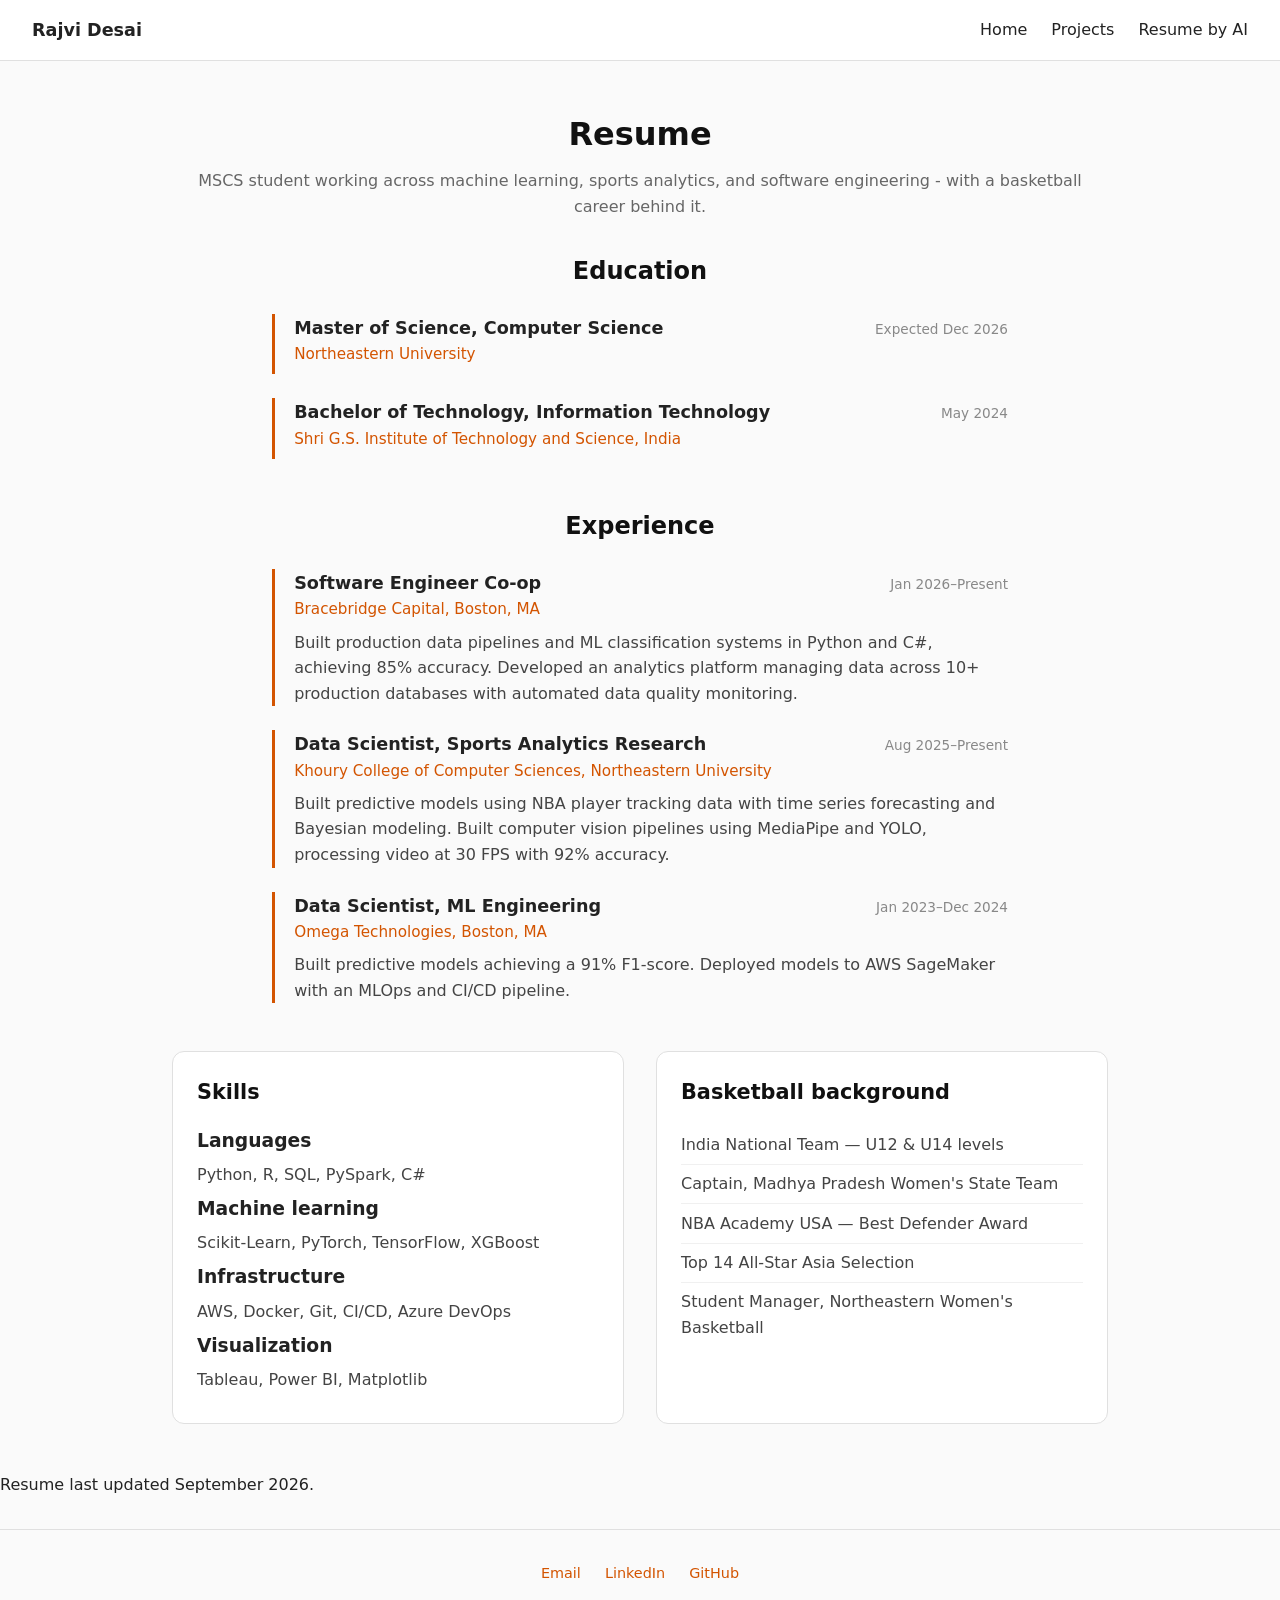
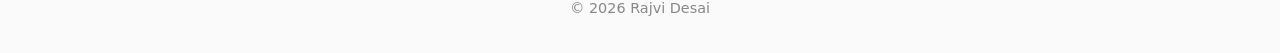
<file: ai-generated.html>
<!doctype html>
<html lang="en">
  <head>
    <meta charset="UTF-8" />
    <meta name="viewport" content="width=device-width, initial-scale=1.0" />
    <meta name="author" content="Rajvi Desai" />
    <meta
      name="description"
      content="Resume and background of Rajvi Desai - education, experience, skills, and basketball."
    />
    <link rel="icon" type="image/png" href="images/icon.png" />
    <title>Resume - Rajvi Desai</title>
    <link rel="stylesheet" href="css/main.css" />
  </head>
  <body>
    <header>
      <nav class="navbar" aria-label="Site navigation">
        <a class="nav-brand" href="index.html">Rajvi Desai</a>
        <ul class="nav-links">
          <li><a href="index.html">Home</a></li>
          <li><a href="projects.html">Projects</a></li>
          <li><a href="ai-generated.html">Resume by AI</a></li>
        </ul>
      </nav>
    </header>

    <main>
      <section class="page-heading">
        <h1>Resume</h1>
        <p>
          MSCS student working across machine learning, sports analytics, and
          software engineering - with a basketball career behind it.
        </p>
      </section>

      <section class="experience-section">
        <h2 class="section-heading">Education</h2>
        <div class="experience-list">
          <article class="experience-item">
            <div class="experience-header">
              <h3>Master of Science, Computer Science</h3>
              <span class="experience-date">Expected Dec 2026</span>
            </div>
            <p class="experience-org">Northeastern University</p>
          </article>

          <article class="experience-item">
            <div class="experience-header">
              <h3>Bachelor of Technology, Information Technology</h3>
              <span class="experience-date">May 2024</span>
            </div>
            <p class="experience-org">
              Shri G.S. Institute of Technology and Science, India
            </p>
          </article>
        </div>
      </section>

      <section class="experience-section">
        <h2 class="section-heading">Experience</h2>
        <div class="experience-list">
          <article class="experience-item">
            <div class="experience-header">
              <h3>Software Engineer Co-op</h3>
              <span class="experience-date">Jan 2026&ndash;Present</span>
            </div>
            <p class="experience-org">Bracebridge Capital, Boston, MA</p>
            <p>
              Built production data pipelines and ML classification systems in
              Python and C#, achieving 85% accuracy. Developed an analytics
              platform managing data across 10+ production databases with
              automated data quality monitoring.
            </p>
          </article>

          <article class="experience-item">
            <div class="experience-header">
              <h3>Data Scientist, Sports Analytics Research</h3>
              <span class="experience-date">Aug 2025&ndash;Present</span>
            </div>
            <p class="experience-org">
              Khoury College of Computer Sciences, Northeastern University
            </p>
            <p>
              Built predictive models using NBA player tracking data with time
              series forecasting and Bayesian modeling. Built computer vision
              pipelines using MediaPipe and YOLO, processing video at 30 FPS
              with 92% accuracy.
            </p>
          </article>

          <article class="experience-item">
            <div class="experience-header">
              <h3>Data Scientist, ML Engineering</h3>
              <span class="experience-date">Jan 2023&ndash;Dec 2024</span>
            </div>
            <p class="experience-org">Omega Technologies, Boston, MA</p>
            <p>
              Built predictive models achieving a 91% F1-score. Deployed models
              to AWS SageMaker with an MLOps and CI/CD pipeline.
            </p>
          </article>
        </div>
      </section>

      <section class="highlights">
        <div class="highlight-card">
          <h2>Skills</h2>
          <h3 class="skill-subhead">Languages</h3>
          <ul class="skills-list">
            <li>Python, R, SQL, PySpark, C#</li>
          </ul>
          <h3 class="skill-subhead">Machine learning</h3>
          <ul class="skills-list">
            <li>Scikit-Learn, PyTorch, TensorFlow, XGBoost</li>
          </ul>
          <h3 class="skill-subhead">Infrastructure</h3>
          <ul class="skills-list">
            <li>AWS, Docker, Git, CI/CD, Azure DevOps</li>
          </ul>
          <h3 class="skill-subhead">Visualization</h3>
          <ul class="skills-list">
            <li>Tableau, Power BI, Matplotlib</li>
          </ul>
        </div>

        <div class="highlight-card">
          <h2>Basketball background</h2>
          <ul class="basketball-list">
            <li>India National Team &mdash; U12 &amp; U14 levels</li>
            <li>Captain, Madhya Pradesh Women's State Team</li>
            <li>NBA Academy USA &mdash; Best Defender Award</li>
            <li>Top 14 All-Star Asia Selection</li>
            <li>Student Manager, Northeastern Women's Basketball</li>
          </ul>
        </div>
      </section>

      <p class="last-updated">Resume last updated September 2026.</p>
    </main>

    <footer>
      <div class="footer-links">
        <a href="mailto:desai.r1@northeastern.edu">Email</a>
        <a
          href="https://www.linkedin.com/in/desairajvi54"
          target="_blank"
          rel="noopener"
          >LinkedIn</a
        >
        <a href="https://github.com/desairajviii" target="_blank" rel="noopener"
          >GitHub</a
        >
      </div>
      <p>&copy; 2026 Rajvi Desai</p>
    </footer>
  </body>
</html>
</file>
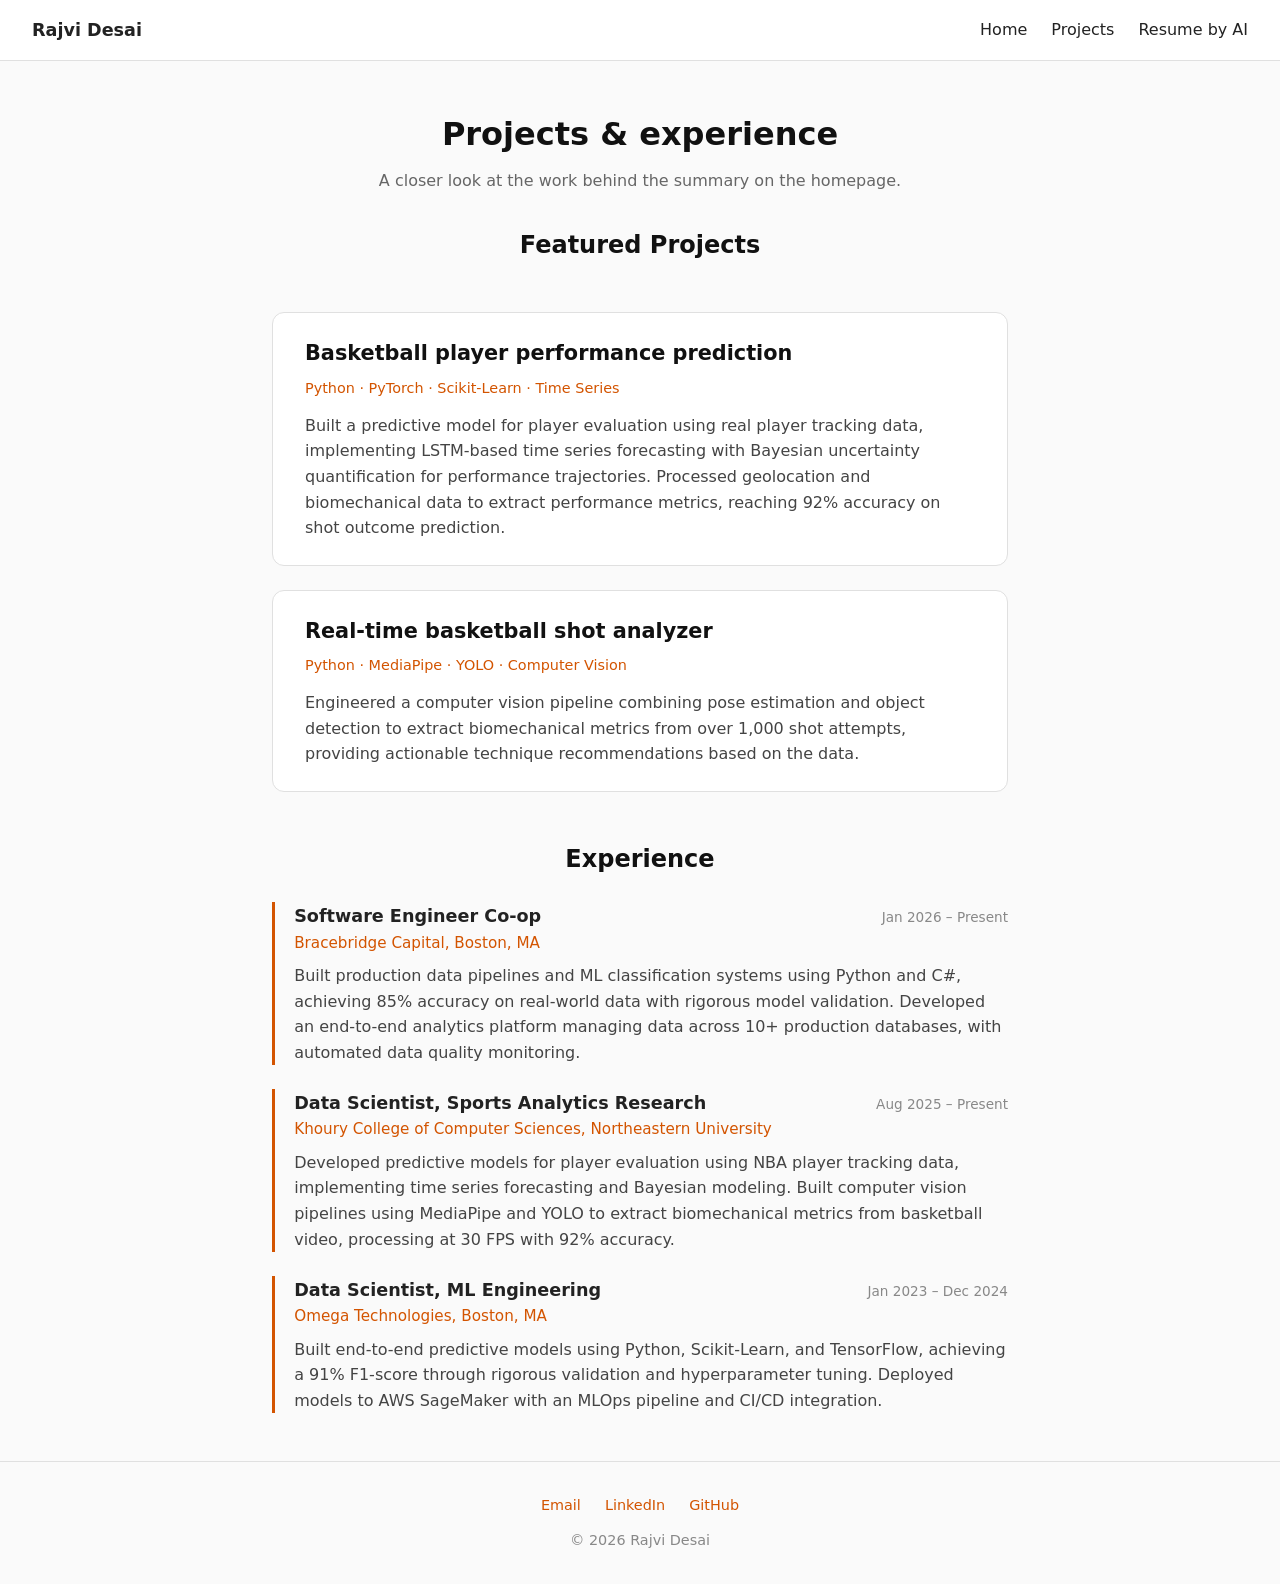
<file: projects.html>
<!doctype html>
<html lang="en">
  <head>
    <meta charset="UTF-8" />
    <meta name="viewport" content="width=device-width, initial-scale=1.0" />
    <meta name="author" content="Rajvi Desai" />
    <meta
      name="description"
      content="Projects and work experience of Rajvi Desai — machine learning, computer vision, and sports analytics."
    />
    <link rel="icon" type="image/png" href="images/icon.png" />
    <title>Projects — Rajvi Desai</title>
    <link rel="stylesheet" href="css/main.css" />
  </head>
  <body>
    <header>
      <nav class="navbar">
        <a class="nav-brand" href="index.html">Rajvi Desai</a>
        <ul class="nav-links">
          <li><a href="index.html">Home</a></li>
          <li><a href="projects.html">Projects</a></li> 
          <!-- 
          Since this page also has your experience, not just your projects, maybe you can either change the page title/name
          to say "Projects & Experiences" instead of just "Projects" or remove the experiences on this page since they are 
          already mentioned in the "Resume by AI" page. 
          -->
          <li><a href="ai-generated.html">Resume by AI</a></li>
        </ul>
      </nav>
    </header>

    <main>
      <section class="page-heading">
        <h1>Projects &amp; experience</h1> 
        <p>A closer look at the work behind the summary on the homepage.</p>
      </section>
      <!-- 
      I like how you structured the projects and experiences! The different class names make it easy to understand which 
      elements a class refers to. 
      -->
      <section class="projects-grid">
        <h2 class="section-heading">Featured Projects</h2>
        <article class="project-card">
          <h2>Basketball player performance prediction</h2>
          <p class="project-tags">
            Python &middot; PyTorch &middot; Scikit-Learn &middot; Time Series
          </p>
          <p>
            Built a predictive model for player evaluation using real player
            tracking data, implementing LSTM-based time series forecasting with
            Bayesian uncertainty quantification for performance trajectories.
            Processed geolocation and biomechanical data to extract performance
            metrics, reaching 92% accuracy on shot outcome prediction.
          </p>
        </article>

        <article class="project-card">
          <h2>Real-time basketball shot analyzer</h2>
          <p class="project-tags">
            Python &middot; MediaPipe &middot; YOLO &middot; Computer Vision
          </p>
          <p>
            Engineered a computer vision pipeline combining pose estimation and
            object detection to extract biomechanical metrics from over 1,000
            shot attempts, providing actionable technique recommendations based
            on the data.
          </p>
        </article>
      </section>

      <section class="experience-section">
        <h2 class="section-heading">Experience</h2>

        <div class="experience-list">
          <article class="experience-item">
            <div class="experience-header">
              <h3>Software Engineer Co-op</h3>
              <span class="experience-date">Jan 2026 &ndash; Present</span>
            </div>
            <p class="experience-org">Bracebridge Capital, Boston, MA</p>
            <p>
              Built production data pipelines and ML classification systems
              using Python and C#, achieving 85% accuracy on real-world data
              with rigorous model validation. Developed an end-to-end analytics
              platform managing data across 10+ production databases, with
              automated data quality monitoring.
            </p>
          </article>

          <article class="experience-item">
            <div class="experience-header">
              <h3>Data Scientist, Sports Analytics Research</h3>
              <span class="experience-date">Aug 2025 &ndash; Present</span>
            </div>
            <p class="experience-org">
              Khoury College of Computer Sciences, Northeastern University
            </p>
            <p>
              Developed predictive models for player evaluation using NBA player
              tracking data, implementing time series forecasting and Bayesian
              modeling. Built computer vision pipelines using MediaPipe and YOLO
              to extract biomechanical metrics from basketball video, processing
              at 30 FPS with 92% accuracy.
            </p>
          </article>

          <article class="experience-item">
            <div class="experience-header">
              <h3>Data Scientist, ML Engineering</h3>
              <span class="experience-date">Jan 2023 &ndash; Dec 2024</span>
            </div>
            <p class="experience-org">Omega Technologies, Boston, MA</p>
            <p>
              Built end-to-end predictive models using Python, Scikit-Learn, and
              TensorFlow, achieving a 91% F1-score through rigorous validation
              and hyperparameter tuning. Deployed models to AWS SageMaker with
              an MLOps pipeline and CI/CD integration.
            </p>
          </article>
        </div>
      </section>
    </main>

    <footer>
      <div class="footer-links">
        <a href="mailto:desai.r1@northeastern.edu">Email</a>
        <a
          href="https://www.linkedin.com/in/desairajvi54"
          target="_blank"
          rel="noopener"
          >LinkedIn</a
        >
        <a href="https://github.com/desairajviii" target="_blank" rel="noopener"
          >GitHub</a
        >
      </div>
      <p>&copy; 2026 Rajvi Desai</p>
    </footer>

    <script type="module" src="js/main.js"></script>
  </body>
</html>
</file>
<file: css/main.css>
/* Reset & base */
* {
  box-sizing: border-box;
  margin: 0;
  padding: 0;
}

body {
  font-family:
    system-ui,
    -apple-system,
    "Segoe UI",
    sans-serif;
  color: #222;
  line-height: 1.6;
  background-color: #fafafa;
}

h1,
h2 {
  font-weight: 600;
  color: #111;
}

a {
  text-decoration: none;
  color: inherit;
}

/* Navbar */
.navbar {
  display: flex;
  justify-content: space-between;
  align-items: center;
  padding: 1rem 2rem;
  background-color: #fff;
  border-bottom: 1px solid #e0e0e0;
}

.nav-brand {
  font-weight: 700;
  font-size: 1.1rem;
}

.nav-links {
  display: flex;
  gap: 1.5rem;
  list-style: none;
}

.nav-links a:hover {
  color: #d35400;
}

/* Hero section */
.hero {
  display: flex;
  align-items: center;
  gap: 2.5rem;
  max-width: 1000px;
  margin: 3rem auto;
  padding: 0 2rem;
}

.hero-text {
  flex: 1.4;
}

.hero-text h1 {
  font-size: 2.2rem;
  margin-bottom: 1rem;
}

.hero-text p {
  margin-bottom: 1rem;
  color: #444;
}

.hero-photo {
  width: 260px;
  height: 260px;
  object-fit: cover;
  border-radius: 12px;
  flex-shrink: 0;
}

/* Responsive: stack on small screens */
@media (max-width: 700px) {
  .hero {
    flex-direction: column;
    text-align: center;
  }

  .hero-photo {
    width: 200px;
    height: 200px;
  }
}

/* Highlights section */
.highlights {
  display: flex;
  gap: 2rem;
  max-width: 1000px;
  margin: 0 auto 3rem;
  padding: 0 2rem;
}

.highlight-card {
  flex: 1;
  background-color: #fff;
  border: 1px solid #e0e0e0;
  border-radius: 12px;
  padding: 1.5rem;
}

.highlight-card h2 {
  font-size: 1.3rem;
  margin-bottom: 1rem;
}

.highlight-photo {
  width: 100%;
  height: 160px;
  object-fit: cover;
  border-radius: 8px;
  margin-bottom: 1rem;
}

.skills-list,
.basketball-list {
  list-style: none;
}

.skills-list li,
.basketball-list li {
  padding: 0.4rem 0;
  border-bottom: 1px solid #f0f0f0;
  color: #444;
}

.skills-list li:last-child,
.basketball-list li:last-child {
  border-bottom: none;
}

/* Responsive: stack cards on small screens */
@media (max-width: 700px) {
  .highlights {
    flex-direction: column;
  }
}

/* Footer */
footer {
  text-align: center;
  padding: 2rem;
  color: #888;
  font-size: 0.9rem;
  border-top: 1px solid #e0e0e0;
  margin-top: 2rem;
}

/* Shot chart section */
.shot-chart-section {
  max-width: 700px;
  margin: 0 auto 3rem;
  padding: 0 2rem;
  text-align: center;
}

.shot-chart-section h2 {
  font-size: 1.5rem;
  margin-bottom: 0.5rem;
}

.shot-chart-section p {
  color: #444;
  margin-bottom: 1.5rem;
}

.shot-chart-wrapper {
  max-width: 500px;
  margin: 0 auto;
}

#court {
  width: 100%;
  height: auto;
  cursor: crosshair;
  border-radius: 8px;
}

.shot-mark {
  cursor: default;
}

.shot-stats {
  display: flex;
  justify-content: center;
  gap: 2rem;
  margin-top: 1.5rem;
  font-size: 1rem;
  color: #333;
}

.shot-stats strong {
  color: #111;
}

/* Page heading (used on projects and ai-generated pages) */
.page-heading {
  max-width: 1000px;
  margin: 3rem auto 2rem;
  padding: 0 2rem;
  text-align: center;
}

.page-heading h1 {
  font-size: 2rem;
  margin-bottom: 0.5rem;
}

.page-heading p {
  color: #666;
}

/* Project cards */
.projects-grid {
  display: flex;
  flex-direction: column;
  gap: 1.5rem;
  max-width: 800px;
  margin: 0 auto 3rem;
  padding: 0 2rem;
}

.project-card {
  background-color: #fff;
  border: 1px solid #e0e0e0;
  border-radius: 12px;
  padding: 1.5rem 2rem;
}

.project-card h2 {
  font-size: 1.3rem;
  margin-bottom: 0.4rem;
}

.project-tags {
  font-size: 0.9rem;
  color: #d35400;
  margin-bottom: 0.8rem;
}

.project-card p:not(.project-tags) {
  color: #444;
}

/* Experience timeline */
.experience-section {
  max-width: 800px;
  margin: 0 auto 3rem;
  padding: 0 2rem;
}

.section-heading {
  font-size: 1.5rem;
  margin-bottom: 1.5rem;
  text-align: center;
}

.experience-list {
  display: flex;
  flex-direction: column;
  gap: 1.5rem;
}

.experience-item {
  border-left: 3px solid #d35400;
  padding-left: 1.2rem;
}

.experience-header {
  display: flex;
  justify-content: space-between;
  align-items: baseline;
  flex-wrap: wrap;
  gap: 0.5rem;
}

.experience-header h3 {
  font-size: 1.1rem;
}

.experience-date {
  font-size: 0.85rem;
  color: #888;
}

.experience-org {
  font-size: 0.95rem;
  color: #d35400;
  margin-bottom: 0.5rem;
}

.experience-item p:not(.experience-org) {
  color: #444;
}

/* Footer links */
.footer-links {
  display: flex;
  justify-content: center;
  gap: 1.5rem;
  margin-bottom: 0.75rem;
}

.footer-links a {
  color: #d35400;
  font-size: 0.9rem;
}

.footer-links a:hover {
  text-decoration: underline;
}
</file>
